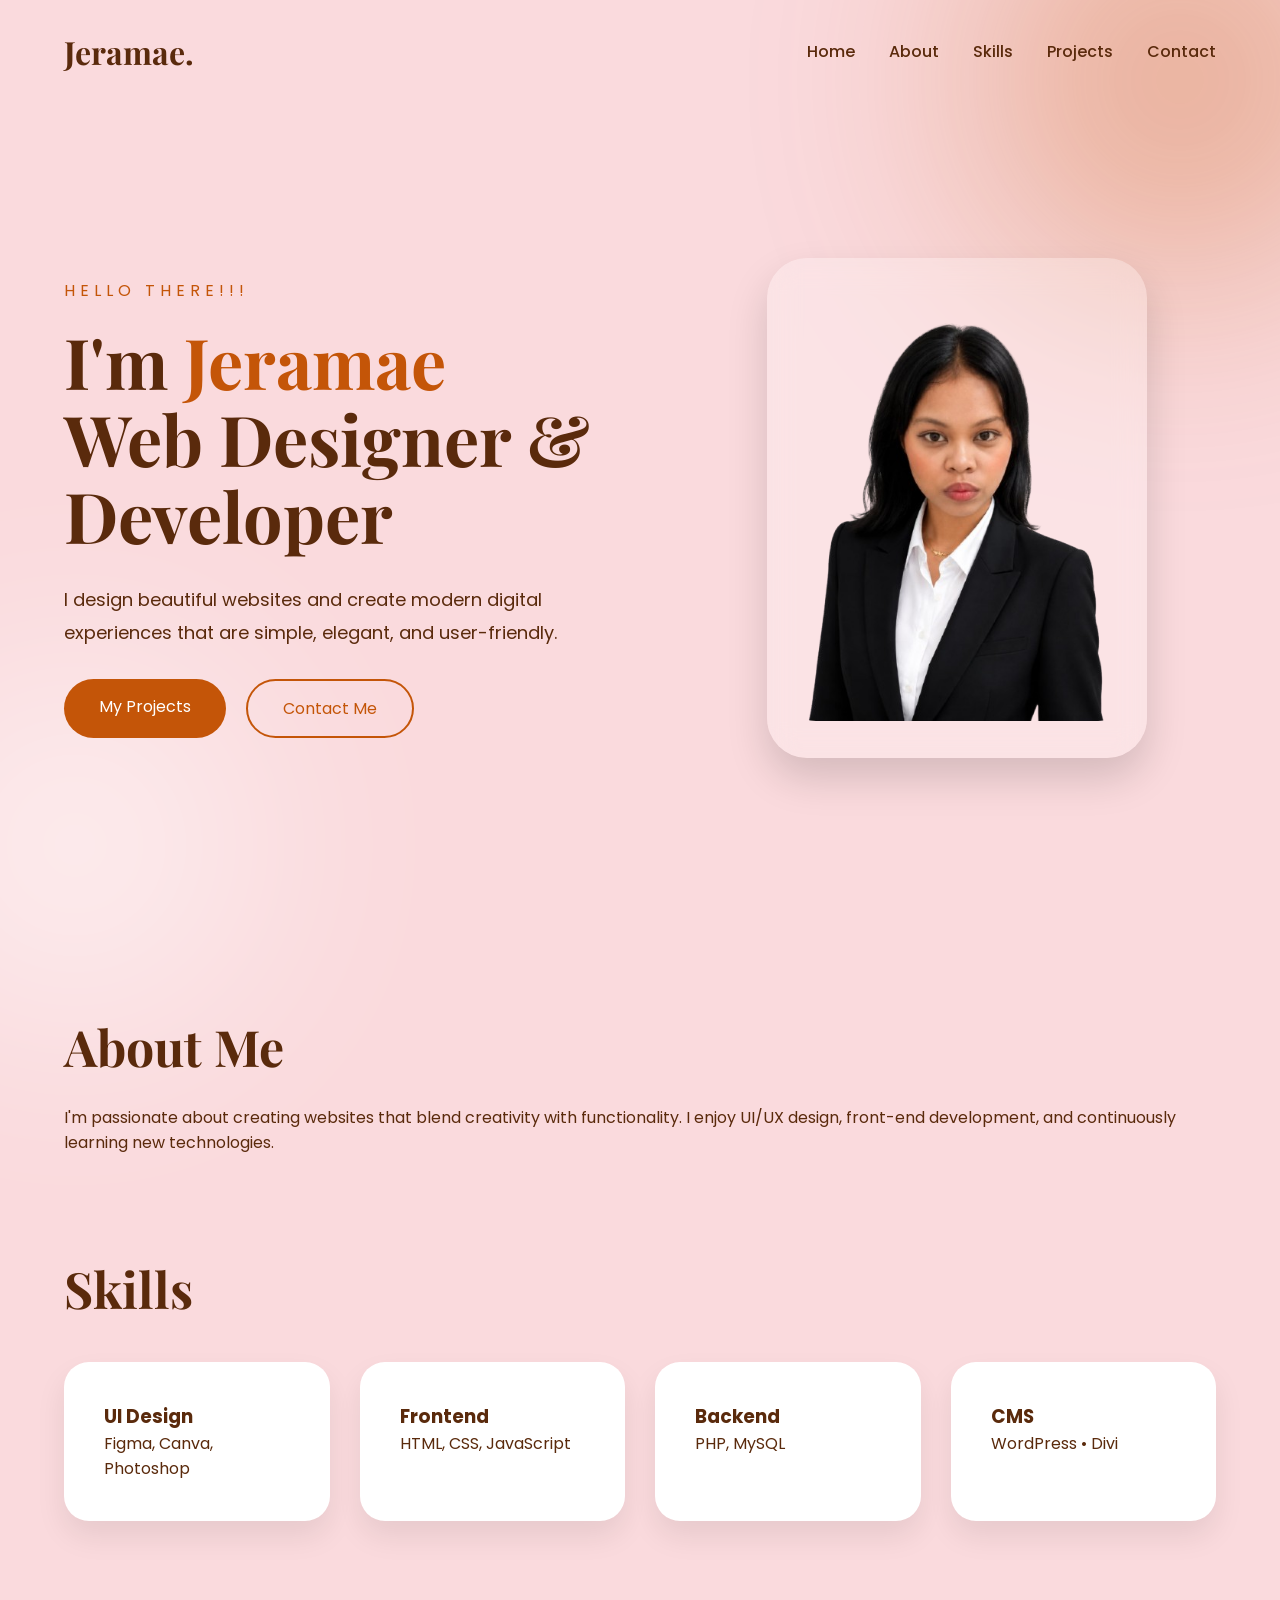
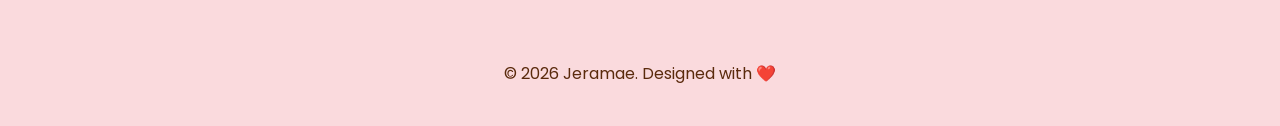
<file: portfolio.html>
<!DOCTYPE html>
<html lang="en">
<head>

<meta charset="UTF-8">
<meta name="viewport" content="width=device-width, initial-scale=1.0">

<title>Jeramae | Portfolio</title>

<link rel="stylesheet" href="portfolio.css">

<link rel="preconnect" href="https://fonts.googleapis.com">
<link href="https://fonts.googleapis.com/css2?family=Poppins:wght@300;400;600;700&family=Playfair+Display:wght@600;700&display=swap" rel="stylesheet">

</head>

<body>

<div class="blob blob1"></div>
<div class="blob blob2"></div>

<header>

<h2 class="logo">Jeramae.</h2>

<nav>

<a href="#">Home</a>
<a href="#">About</a>
<a href="#">Skills</a>
<a href="#">Projects</a>
<a href="#">Contact</a>

</nav>

</header>

<section class="hero">

<div class="left">

<p class="hello">HELLO THERE!!!</p>

<h1>
I'm <span>Jeramae</span><br>
Web Designer &
Developer
</h1>

<p class="description">

I design beautiful websites and create modern digital experiences that are simple, elegant, and user-friendly.

</p>

<div class="buttons">

<a href="#" class="btn">My Projects</a>
<a href="#" class="btn-outline">Contact Me</a>

</div>

</div>

<div class="right">

<div class="profile-card">

<img src="profile.png" alt="Profile">

</div>

</div>

</section>

<section class="about">

<h2>About Me</h2>

<p>

I'm passionate about creating websites that blend creativity with functionality. I enjoy UI/UX design, front-end development, and continuously learning new technologies.

</p>

</section>

<section class="skills">

<h2>Skills</h2>

<div class="cards">

<div class="card">
<h3>UI Design</h3>
<p>Figma, Canva, Photoshop</p>
</div>

<div class="card">
<h3>Frontend</h3>
<p>HTML, CSS, JavaScript</p>
</div>

<div class="card">
<h3>Backend</h3>
<p>PHP, MySQL</p>
</div>

<div class="card">
<h3>CMS</h3>
<p>WordPress • Divi</p>
</div>

</div>

</section>

<footer>

<p>© 2026 Jeramae. Designed with ❤️</p>

</footer>

<script src="portfolio.js"></script>

</body>
</html>
</file>
<file: portfolio.css>
*{
margin:0;
padding:0;
box-sizing:border-box;
scroll-behavior:smooth;
}

body{

background:#FADADD;
font-family:Poppins;
color:#5A2A0C;
overflow-x:hidden;

}

header{

width:90%;
margin:auto;
display:flex;
justify-content:space-between;
align-items:center;
padding:30px 0;

}

.logo{

font-family:Playfair Display;
font-size:32px;

}

nav a{

text-decoration:none;
color:#5A2A0C;
margin-left:30px;
font-weight:500;
transition:.3s;

}

nav a:hover{

color:#C45508;

}

.hero{

width:90%;
margin:auto;
min-height:90vh;
display:flex;
align-items:center;
justify-content:space-between;

}

.left{

width:50%;

}

.hello{

letter-spacing:5px;
color:#C45508;
margin-bottom:20px;

}

.left h1{

font-family:Playfair Display;
font-size:70px;
line-height:1.1;

}

.left span{

color:#C45508;

}

.description{

margin:30px 0;
font-size:18px;
line-height:1.8;

}

.buttons{

display:flex;
gap:20px;

}

.btn{

background:#C45508;
color:white;
padding:15px 35px;
border-radius:50px;
text-decoration:none;
transition:.3s;

}

.btn:hover{

transform:translateY(-5px);

}

.btn-outline{

border:2px solid #C45508;
padding:15px 35px;
border-radius:50px;
text-decoration:none;
color:#C45508;

}

.right{

display:flex;
justify-content:center;
width:45%;

}

.profile-card{

width:380px;
height:500px;
background:rgba(255,255,255,.25);
backdrop-filter:blur(15px);
border-radius:40px;
display:flex;
align-items:center;
justify-content:center;
box-shadow:0 20px 40px rgba(0,0,0,.15);

}

.profile-card img{

width:90%;
border-radius:30px;

}

.about,
.skills{

width:90%;
margin:100px auto;

}

.about h2,
.skills h2{

font-size:50px;
font-family:Playfair Display;
margin-bottom:25px;

}

.cards{

display:grid;
grid-template-columns:repeat(auto-fit,minmax(220px,1fr));
gap:30px;
margin-top:40px;

}

.card{

background:white;
padding:40px;
border-radius:25px;
transition:.4s;
box-shadow:0 15px 30px rgba(0,0,0,.08);

}

.card:hover{

transform:translateY(-10px);
background:#C45508;
color:white;

}

footer{

padding:40px;
text-align:center;
margin-top:100px;

}

.blob{

position:fixed;
border-radius:50%;
filter:blur(120px);
z-index:-1;

}

.blob1{

width:400px;
height:400px;
background:#C45508;
top:-120px;
right:-100px;
opacity:.35;

}

.blob2{

width:350px;
height:350px;
background:white;
bottom:-120px;
left:-100px;
opacity:.6;

}

@media(max-width:900px){

.hero{

flex-direction:column-reverse;
text-align:center;

}

.left,
.right{

width:100%;

}

.left h1{

font-size:50px;

}

.buttons{

justify-content:center;

}

.profile-card{

margin-bottom:50px;

}

nav{

display:none;

}

}
</file>
